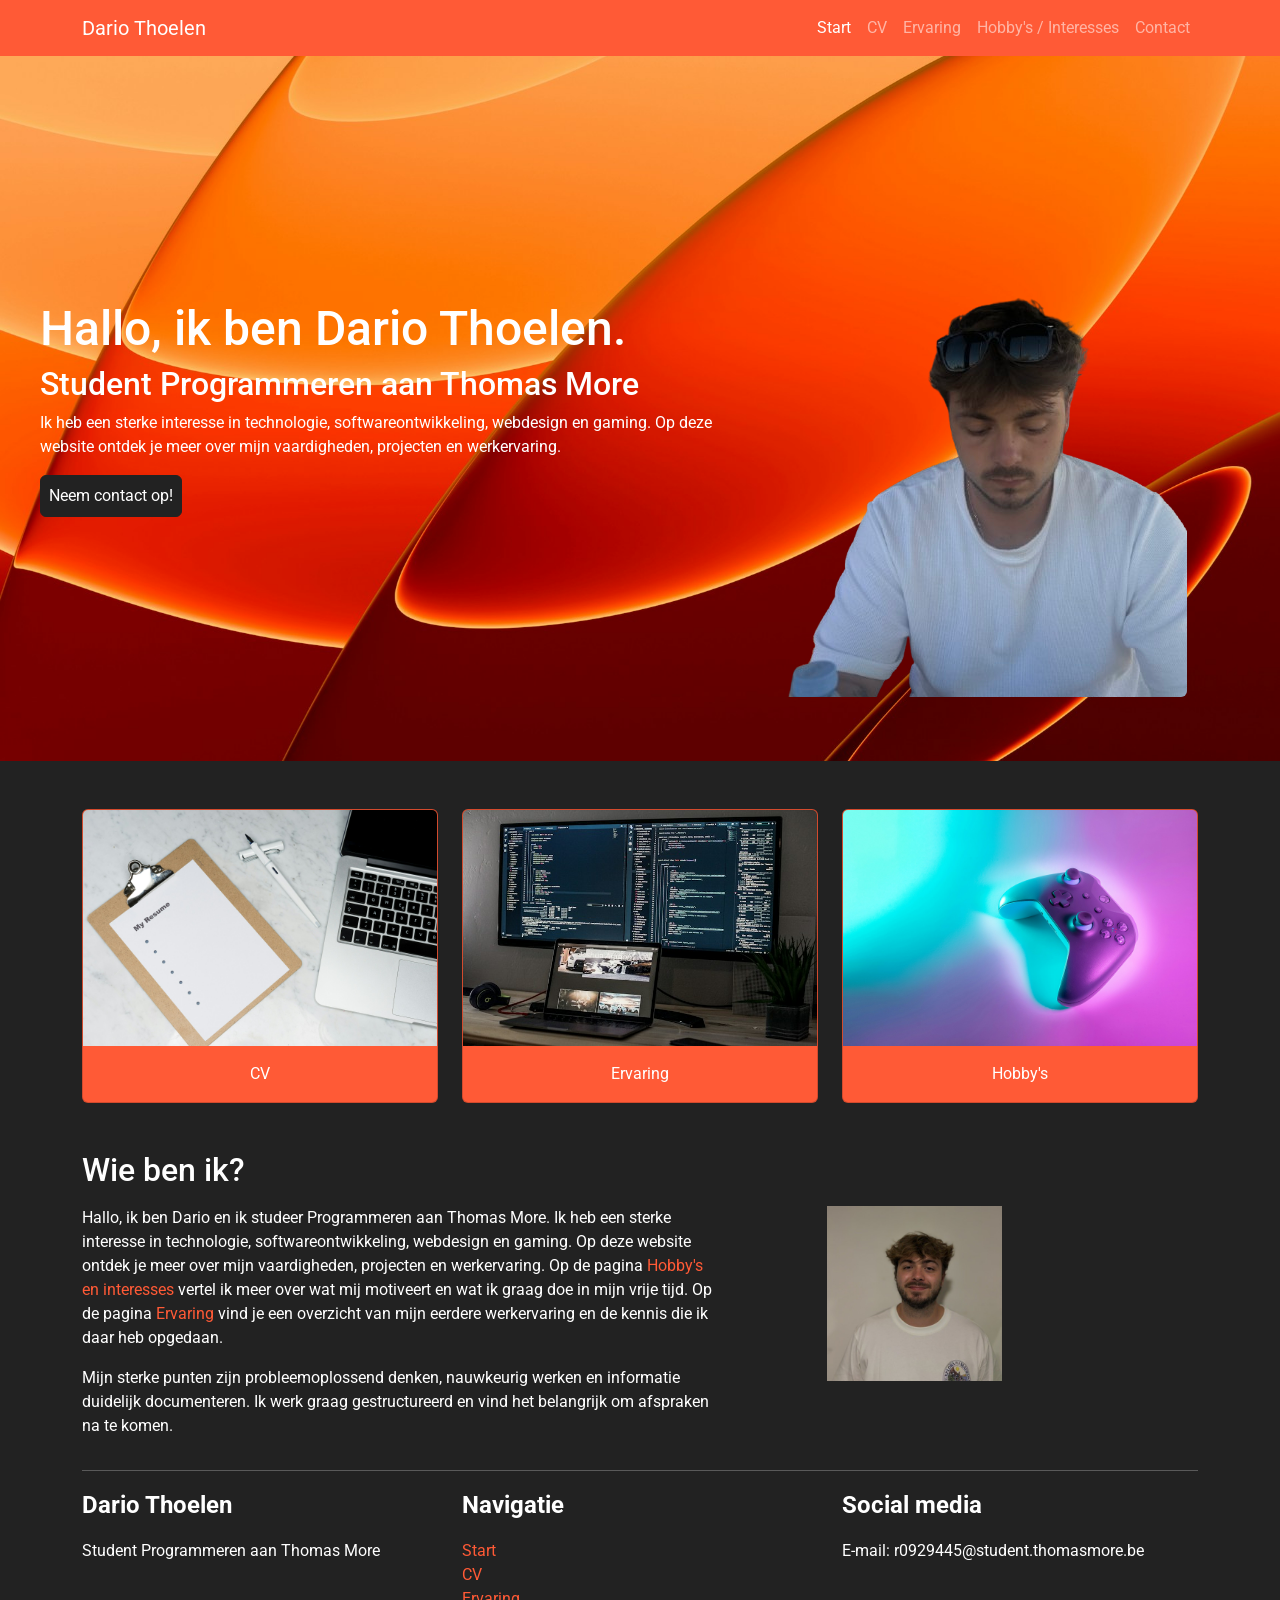
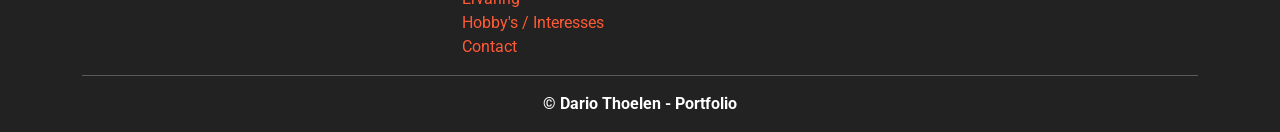
<file: index.html>
<!DOCTYPE html>
<html lang="nl">
<head>
    <meta charset="UTF-8">
    <meta name="viewport" content="width=device-width, initial-scale=1.0">
    <title>Portfolio-Dario Thoelen</title>
    <link href="https://fonts.googleapis.com/css2?family=Roboto:wght@400;700&display=swap" rel="stylesheet">
    <link rel="icon" type="image/png" href="bestanden/favicon.ico">
    <link href="https://cdn.jsdelivr.net/npm/bootstrap@5.3.8/dist/css/bootstrap.min.css" rel="stylesheet" integrity="sha384-sRIl4kxILFvY47J16cr9ZwB07vP4J8+LH7qKQnuqkuIAvNWLzeN8tE5YBujZqJLB" crossorigin="anonymous">
    <link rel="stylesheet" href="css/index.css">
</head>
<body>
    <nav class="navbar navbar-expand-md navbar-dark">
        <div class="container">

            <a class="navbar-brand" href="index.html">Dario Thoelen</a>

            <button class="navbar-toggler" type="button"
                data-bs-toggle="collapse"
                data-bs-target="#navbarNav"
                aria-controls="navbarNav"
                aria-expanded="false"
                aria-label="Toggle navigation">

                <span class="navbar-toggler-icon"></span>
            </button>

            <div class="collapse navbar-collapse" id="navbarNav">
                <ul class="navbar-nav ms-auto">

                    <li class="nav-item">
                        <a class="nav-link active" href="index.html">Start</a>
                    </li>

                    <li class="nav-item">
                        <a class="nav-link" href="cv.html">CV</a>
                    </li>

                    <li class="nav-item">
                        <a class="nav-link" href="ervaring.html">Ervaring</a>
                    </li>

                    <li class="nav-item">
                        <a class="nav-link" href="hobby.html">Hobby's / Interesses</a>
                    </li>

                    <li class="nav-item">
                        <a class="nav-link" href="contact.html">Contact</a>
                    </li>

                </ul>
            </div>
        </div>
    </nav>


    <div class="hero py-5">
        <div class="container-fluid">
            <div class="row m-3 align-items-center">
                <div class="col-md-7">
                    <h1>Hallo, ik ben Dario Thoelen.</h1>
                    <h2>Student Programmeren aan Thomas More</h2>
                    <p>
                        Ik heb een sterke interesse in technologie,
                        softwareontwikkeling, webdesign en gaming.
                        Op deze website ontdek je meer over mijn
                        vaardigheden, projecten en werkervaring.
                    </p>
                    <a class="btn btn-primary p-2" href="contact.html" role="button">Neem contact op!</a>
                </div>

                <div class="col-md-5 d-none d-md-inline">
                    <img src="img/IMG_4804-removebg-preview.png"
                         alt="Foto van Dario Thoelen"
                         class="img-fluid rounded">
                </div>

            </div>
        </div>
    </div>


    <div class="container mt-5">
        <div class="row my-5">
            <div class="col-4">
                <div class="card text-center" style="width: auto;">
                    <a href="cv.html"><img src="img/markus-winkler-7iSEHWsxPLw-unsplash.jpg" class="card-img-top" alt="Foto van een laptop met ernaast papieren"></a>
                    <div class="card-body">
                        <p class="card-text">CV</p>
                    </div>
                </div>
            </div>
            <div class="col-4">
                <div class="card text-center" style="width: auto;">
                    <a href="cv.html"><img src="img/joshua-aragon-BMnhuwFYr7w-unsplash.jpg" class="card-img-top" alt="Foto van een laptop met erachter een scherm met code op"></a>
                    <div class="card-body">
                        <p class="card-text">Ervaring</p>
                    </div>
                </div>
            </div>
            <div class="col-4">
                <div class="card text-center" style="width: auto;">
                    <a href="cv.html"><img src="img/javier-martinez-hUD0PUczwJQ-unsplash.jpg" class="card-img-top" alt="Foto van een gaming controller"></a>
                    <div class="card-body">
                        <p class="card-text">Hobby's</p>
                    </div>
                </div>
            </div>
        </div>


        <h2>Wie ben ik?</h2>
        <div class="wiebenik row my-3">
            <div class="col-12 col-sm-7 ">
                <p>Hallo, ik ben Dario en ik studeer Programmeren aan Thomas More. Ik heb een sterke interesse in technologie,
                   softwareontwikkeling, webdesign en gaming. Op deze website ontdek je meer over mijn vaardigheden, projecten en werkervaring.
                   Op de pagina <a href="hobby.html">Hobby's en interesses</a> vertel ik meer over wat mij motiveert en wat ik graag doe in mijn vrije tijd. Op de pagina
                   <a href="ervaring.html">Ervaring</a> vind je een overzicht van mijn eerdere werkervaring en de kennis die ik daar heb opgedaan.
                </p>
                <p>
                    Mijn sterke punten zijn probleemoplossend denken,
                    nauwkeurig werken en informatie duidelijk documenteren. Ik werk graag gestructureerd en vind het belangrijk om afspraken na te komen.
                </p>
            </div>
            <div class="col-5 d-none d-sm-inline">
                <img src="img/mezelf.jpeg" alt="Foto van Dario Thoelen">
            </div>
        </div>


        
        <div class="footer">
            <hr>
            <div class="row">
                <div class="col-6 col-md-4 ">
                    <p class="footernaam">Dario Thoelen</p>
                    <p>Student Programmeren aan Thomas More </p>
                </div>
                <div class="col-6 col-md-4 ">
                    <p class="footernaam">Navigatie</p>
                    <ul>
                        <li><a href="index.html">Start</a></li>
                        <li><a href="cv.html">CV</a></li>
                        <li><a href="ervaring.html">Ervaring</a></li>
                        <li><a href="hobby.html">Hobby's / Interesses</a></li>
                        <li><a href="contact.html">Contact</a></li>
                    </ul>
                </div>
                <div class="col-6 col-md-4 ">
                    <p class="footernaam">Social media</p>
                    <p>E-mail: r0929445@student.thomasmore.be</p>
                </div>
            </div>
            
            <hr>
            <p class="footercopyright text-center">&copy; Dario Thoelen - Portfolio</p>
            
            
            
            
        </div>
    </div>
<script src="https://cdn.jsdelivr.net/npm/@popperjs/core@2.11.8/dist/umd/popper.min.js" integrity="sha384-I7E8VVD/ismYTF4hNIPjVp/Zjvgyol6VFvRkX/vR+Vc4jQkC+hVqc2pM8ODewa9r" crossorigin="anonymous"></script>
<script src="https://cdn.jsdelivr.net/npm/bootstrap@5.3.8/dist/js/bootstrap.min.js" integrity="sha384-G/EV+4j2dNv+tEPo3++6LCgdCROaejBqfUeNjuKAiuXbjrxilcCdDz6ZAVfHWe1Y" crossorigin="anonymous"></script>
</body>
</html>
</file>
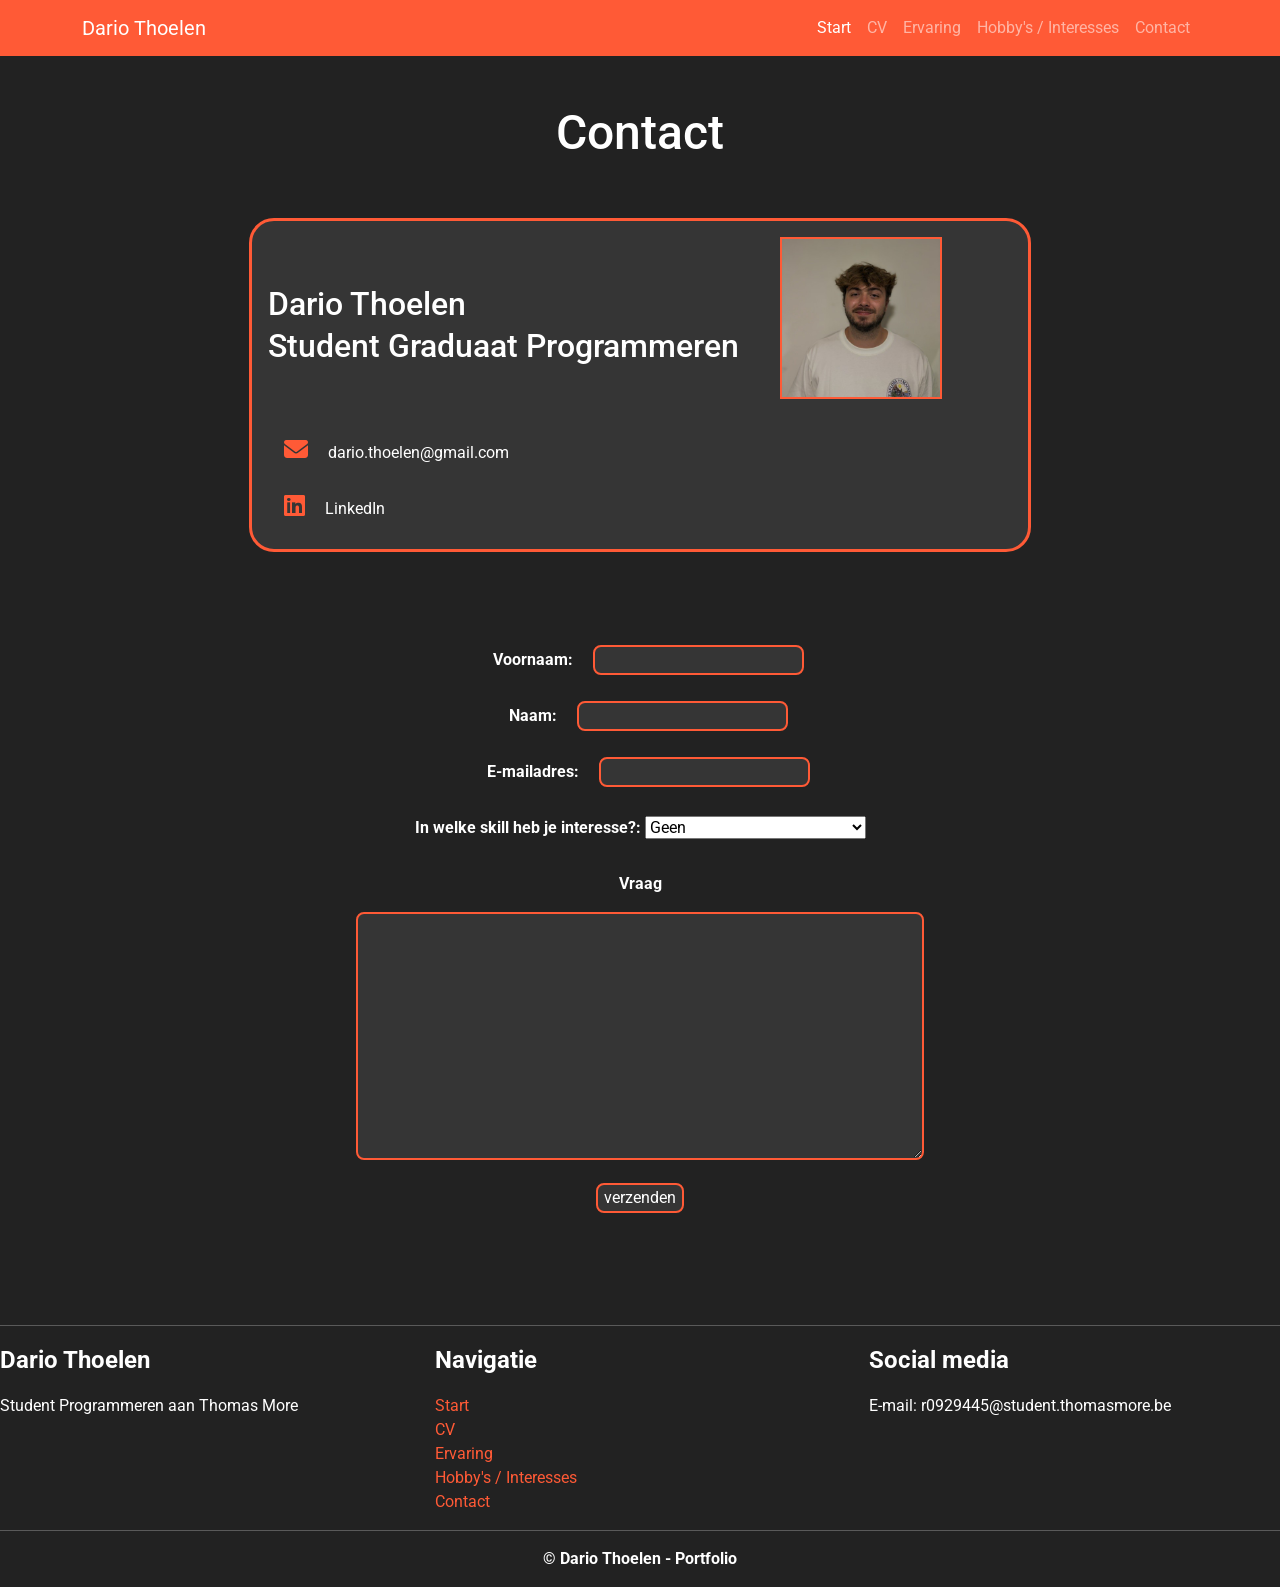
<file: contact.html>
<!DOCTYPE html>
<html lang="nl">
<head>
    <meta charset="UTF-8">
    <meta name="viewport" content="width=device-width, initial-scale=1.0">
    <title>Portfolio-Ervaring-Dario Thoelen</title>
    <link href="https://fonts.googleapis.com/css2?family=Roboto:wght@400;700&display=swap" rel="stylesheet">
    <link rel="stylesheet" href="https://cdnjs.cloudflare.com/ajax/libs/font-awesome/6.7.2/css/all.min.css">
    <link rel="icon" type="image/png" href="bestanden/favicon.ico">
    <link href="https://cdn.jsdelivr.net/npm/bootstrap@5.3.8/dist/css/bootstrap.min.css" rel="stylesheet" integrity="sha384-sRIl4kxILFvY47J16cr9ZwB07vP4J8+LH7qKQnuqkuIAvNWLzeN8tE5YBujZqJLB" crossorigin="anonymous">
    <link rel="stylesheet" href="css/contact.css">
</head>
<body>
    <nav class="navbar navbar-expand-md navbar-dark">
        <div class="container">

            <a class="navbar-brand" href="index.html">Dario Thoelen</a>

            <button class="navbar-toggler" type="button"
                data-bs-toggle="collapse"
                data-bs-target="#navbarNav"
                aria-controls="navbarNav"
                aria-expanded="false"
                aria-label="Toggle navigation">

                <span class="navbar-toggler-icon"></span>
            </button>

            <div class="collapse navbar-collapse" id="navbarNav">
                <ul class="navbar-nav ms-auto">

                    <li class="nav-item">
                        <a class="nav-link active" href="index.html">Start</a>
                    </li>

                    <li class="nav-item">
                        <a class="nav-link" href="cv.html">CV</a>
                    </li>

                    <li class="nav-item">
                        <a class="nav-link" href="ervaring.html">Ervaring</a>
                    </li>

                    <li class="nav-item">
                        <a class="nav-link" href="hobby.html">Hobby's / Interesses</a>
                    </li>

                    <li class="nav-item">
                        <a class="nav-link" href="contact.html">Contact</a>
                    </li>

                </ul>
            </div>
        </div>
    </nav>

    <div class="container">
        <h1 class="text-center p-5">Contact</h1>


        <div class="card" style="width: 70%;">
            <div class="card-body">
                <div class="row">
                    <div class="col-12 col-md-8 py-5">
                        <h2 class="card-title text-white">Dario Thoelen</h2>
                        <h3 class="card-subtitle mb-2 text-white">Student Graduaat Programmeren</h3>
                    </div>
                    <div class="col-0 col-md-4">
                        <img src="img/mezelf.jpeg" alt="Foto van Dario Thoelen." style="width: 70%;" class="d-none d-md-inline foto">
                    </div>
                </div>
                <div><i class="fa-solid fa-envelope"></i> <a href="mailto:dario.thoelen@gmail.com">dario.thoelen@gmail.com</a></div>
                <div><i class="fa-brands fa-linkedin"></i> <a href="https://www.linkedin.com/in/dario-thoelen-b384382a0" target="_blank">LinkedIn</a></div>
            </div>
        </div>


        <form method="post" action="https://tm-statweb.be/forms.php">
            <div>
                <label for="voornaam">Voornaam: </label>
                <input type="text" id="voornaam" name="voornaam" required>
            </div>
            <div>
                <label for="naam">Naam: </label>
                <input type="text" id="naam" name="naam" required>
            </div>
            <div>
                <label for="email">E-mailadres: </label>
                <input type="email" id="email" name="email" required>
            </div>
            <div>
            <label for="skill">In welke skill heb je interesse?:
                <select name="skill" id="skill">
                    <option value="Geen">Geen</option>
                    <option value="Adobe Indesign">Adobe Indesign</option>
                    <option value="Adobe Photoshop">Adobe Photoshop</option>
                    <option value="Adobe Illustrator">Adobe Illustrator</option>
                    <option value="Adobe After effects">Adobe After effects</option>
                    <option value="Adobe Premiere pro">Adobe Premiere pro</option>
                    <option value="HTML">HTML</option>
                    <option value="CSS">CSS</option>
                    <option value="SQL">SQL</option>
                    <option value="Docker">Docker</option>
                    <option value="Probleem oplossend denken">Probleem oplossend denken</option>
                    <option value="Gestructureerd werken">Gestructureerd werken</option>
                    <option value="Duidelijk communiceren">Duidelijk communiceren</option>
                    <option value="Documenteren">Documenteren</option>
                </select>
            </label>
        </div>
            <div>
                <label for="vraag">Vraag</label>
            </div>
            <div>
                <textarea name="vraag" id="vraag" cols="60" rows="10" class="d-none d-sm-inline"></textarea>
                <textarea name="vraag" id="vraag-mobiel" cols="30" rows="10" class="d-sm-none"></textarea>
            </div>
            <div>
                <label for="verzenden">
                    <input type="submit" value="verzenden" id="verzenden" name="verzenden">
                </label>
            </div>
        </form>

    </div>
     <div class="footer">
            <hr>
            <div class="row">
                <div class="col-6 col-md-4 ">
                    <p class="footernaam">Dario Thoelen</p>
                    <p>Student Programmeren aan Thomas More </p>
                </div>
                <div class="col-6 col-md-4 ">
                    <p class="footernaam">Navigatie</p>
                    <ul>
                        <li><a href="index.html">Start</a></li>
                        <li><a href="cv.html">CV</a></li>
                        <li><a href="ervaring.html">Ervaring</a></li>
                        <li><a href="hobby.html">Hobby's / Interesses</a></li>
                        <li><a href="contact.html">Contact</a></li>
                    </ul>
                </div>
                <div class="col-6 col-md-4 ">
                    <p class="footernaam">Social media</p>
                    <p>E-mail: r0929445@student.thomasmore.be</p>
                </div>
            </div>
            
            <hr>
            <p class="footercopyright text-center">&copy; Dario Thoelen - Portfolio</p>
        </div>
<script src="https://cdn.jsdelivr.net/npm/@popperjs/core@2.11.8/dist/umd/popper.min.js" integrity="sha384-I7E8VVD/ismYTF4hNIPjVp/Zjvgyol6VFvRkX/vR+Vc4jQkC+hVqc2pM8ODewa9r" crossorigin="anonymous"></script>
<script src="https://cdn.jsdelivr.net/npm/bootstrap@5.3.8/dist/js/bootstrap.min.js" integrity="sha384-G/EV+4j2dNv+tEPo3++6LCgdCROaejBqfUeNjuKAiuXbjrxilcCdDz6ZAVfHWe1Y" crossorigin="anonymous"></script>
</body>
</html>
</file>
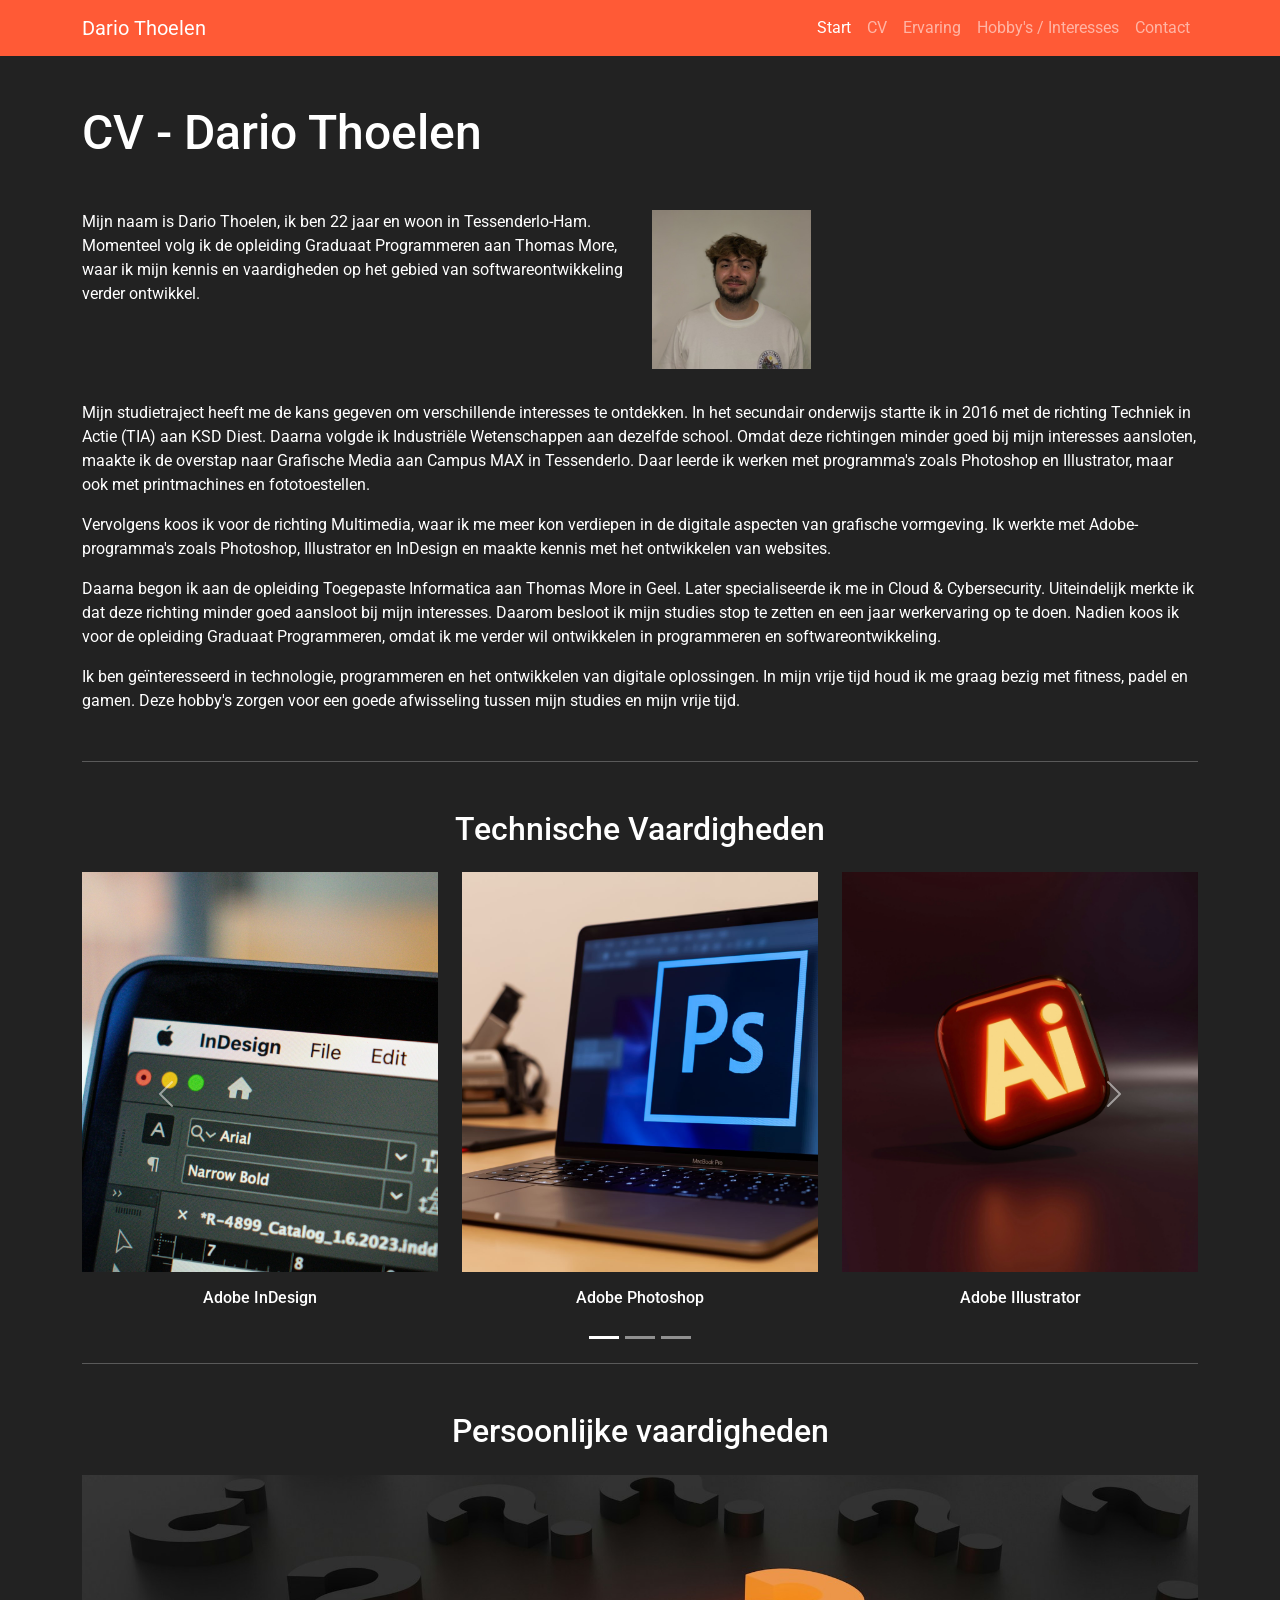
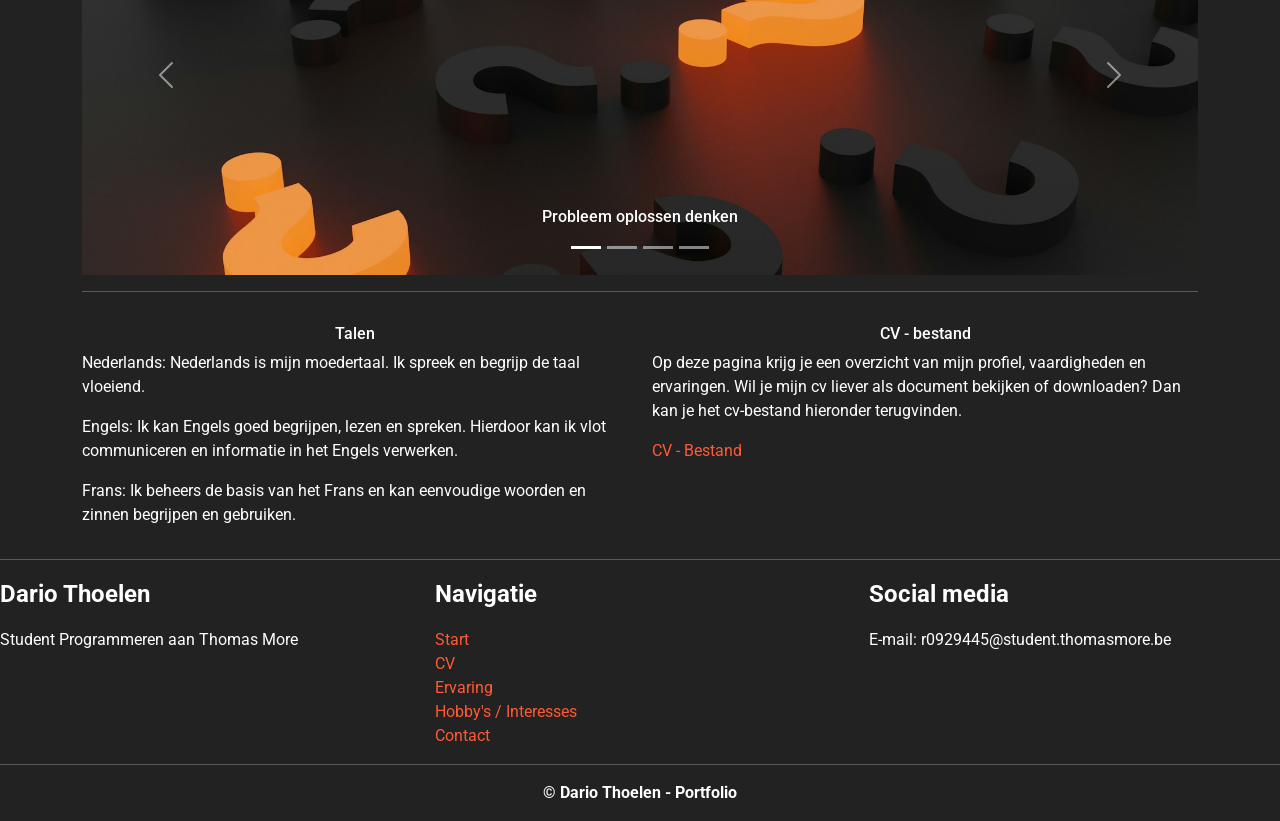
<file: cv.html>
<!DOCTYPE html>
<html lang="nl">
<head>
    <meta charset="UTF-8">
    <meta name="viewport" content="width=device-width, initial-scale=1.0">
    <title>Portfolio-cv-Dario Thoelen</title>
    <link href="https://fonts.googleapis.com/css2?family=Roboto:wght@400;700&display=swap" rel="stylesheet">
    <link rel="icon" type="image/png" href="bestanden/favicon.ico">
    <link href="https://cdn.jsdelivr.net/npm/bootstrap@5.3.8/dist/css/bootstrap.min.css" rel="stylesheet" integrity="sha384-sRIl4kxILFvY47J16cr9ZwB07vP4J8+LH7qKQnuqkuIAvNWLzeN8tE5YBujZqJLB" crossorigin="anonymous">
    <link rel="stylesheet" href="css/cv.css">
</head>
<body>
     <nav class="navbar navbar-expand-md navbar-dark">
        <div class="container">

            <a class="navbar-brand" href="index.html">Dario Thoelen</a>

            <button class="navbar-toggler" type="button"
                data-bs-toggle="collapse"
                data-bs-target="#navbarNav"
                aria-controls="navbarNav"
                aria-expanded="false"
                aria-label="Toggle navigation">

                <span class="navbar-toggler-icon"></span>
            </button>

            <div class="collapse navbar-collapse" id="navbarNav">
                <ul class="navbar-nav ms-auto">

                    <li class="nav-item">
                        <a class="nav-link active" href="index.html">Start</a>
                    </li>

                    <li class="nav-item">
                        <a class="nav-link" href="cv.html">CV</a>
                    </li>

                    <li class="nav-item">
                        <a class="nav-link" href="ervaring.html">Ervaring</a>
                    </li>

                    <li class="nav-item">
                        <a class="nav-link" href="hobby.html">Hobby's / Interesses</a>
                    </li>

                    <li class="nav-item">
                        <a class="nav-link" href="contact.html">Contact</a>
                    </li>

                </ul>
            </div>
        </div>
    </nav>
    <div class="container">

        <h1 class="my-5">CV - Dario Thoelen</h1>
        <div class="row">
            <div class="col-12 col-sm-6">
                <p>
                    Mijn naam is Dario Thoelen, ik ben 22 jaar en woon in Tessenderlo-Ham. Momenteel volg ik de opleiding Graduaat Programmeren aan Thomas More, 
                    waar ik mijn kennis en vaardigheden op het gebied van softwareontwikkeling verder ontwikkel.
                </p>
            </div>
            <div class="d-none d-sm-inline col-sm-6 foto">
                <img src="img/mezelf.jpeg" alt="Foto van mijzelf">
            </div>
        </div>
        
        <p>
            Mijn studietraject heeft me de kans gegeven om verschillende interesses te ontdekken. In het secundair onderwijs startte ik in 2016 met de 
            richting Techniek in Actie (TIA) aan KSD Diest. Daarna volgde ik Industriële Wetenschappen aan dezelfde school. Omdat deze richtingen minder 
            goed bij mijn interesses aansloten, maakte ik de overstap naar Grafische Media aan Campus MAX in Tessenderlo. Daar leerde ik werken met 
            programma's zoals Photoshop en Illustrator, maar ook met printmachines en fototoestellen.
        </p>
        <p>
            Vervolgens koos ik voor de richting Multimedia, waar ik me meer kon verdiepen in de digitale aspecten van grafische vormgeving. 
            Ik werkte met Adobe-programma's zoals Photoshop, Illustrator en InDesign en maakte kennis met het ontwikkelen van websites.
        </p>
        <p>
            Daarna begon ik aan de opleiding Toegepaste Informatica aan Thomas More in Geel. Later specialiseerde ik me in Cloud & Cybersecurity. 
            Uiteindelijk merkte ik dat deze richting minder goed aansloot bij mijn interesses. Daarom besloot ik mijn studies stop te zetten en een 
            jaar werkervaring op te doen. Nadien koos ik voor de opleiding Graduaat Programmeren, omdat ik me verder wil ontwikkelen in programmeren 
            en softwareontwikkeling.
        </p>
        <p>
            Ik ben geïnteresseerd in technologie, programmeren en het ontwikkelen van digitale oplossingen. In mijn vrije tijd houd ik me graag bezig 
            met fitness, padel en gamen. Deze hobby's zorgen voor een goede afwisseling tussen mijn studies en mijn vrije tijd.
        </p>
        <hr class="my-5">



        <h2 class="my-4">Technische Vaardigheden</h2>
        <div id="carouselExampleCaptions" class="carousel slide">
        <div class="carousel-indicators eersteindicator mt-5 pt-5">
            <button type="button" data-bs-target="#carouselExampleCaptions" data-bs-slide-to="0" class="active" aria-current="true" aria-label="Slide 1"></button>
            <button type="button" data-bs-target="#carouselExampleCaptions" data-bs-slide-to="1" aria-label="Slide 2"></button>
            <button type="button" data-bs-target="#carouselExampleCaptions" data-bs-slide-to="2" aria-label="Slide 3"></button>
        </div>
        <div class="carousel-inner">

    <div class="carousel-item active">
        <div class="row">
            <div class="col-4">
                <img src="img/kelsey-todd--AsYePwxn_w-unsplash.jpg" class="d-block w-100" alt="Adobe InDesign">
                <h5 class="text-center ">Adobe InDesign</h5>
            </div>

            <div class="col-4">
                <img src="img/pexels-samma97-6135922.jpg" class="d-block w-100" alt="Adobe Photoshop">
                <h5 class="text-center">Adobe Photoshop</h5>
            </div>

            <div class="col-4">
                <img src="img/eyestetix-studio-TSKQoViASvo-unsplash.jpg" class="d-block w-100" alt="Adobe Illustrator">
                <h5 class="text-center">Adobe Illustrator</h5>
            </div>
        </div>
    </div>

    <div class="carousel-item">
        <div class="row">
            <div class="col-4">
                <img src="img/eyestetix-studio-PqL2dA_yFI4-unsplash.jpg" class="d-block w-100" alt="After Effects">
                <h5 class="text-center">Adobe After Effects</h5>
            </div>

            <div class="col-4">
                <img src="img/skye-studios-PzkeY0i98io-unsplash.jpg" class="d-block w-100" alt="Premiere Pro">
                <h5 class="text-center">Adobe Premiere Pro</h5>
            </div>

            <div class="col-4">
                <img src="img/pexels-cesar-gaviria-232160-36571389.jpg" class="d-block w-100" alt="HTML">
                <h5 class="text-center">HTML</h5>
            </div>
        </div>
    </div>

    <div class="carousel-item">
        <div class="row">
            <div class="col-4">
                <img src="img/pankaj-patel-6JVlSdgMacE-unsplash.jpg" class="d-block w-100" alt="CSS">
                <h5 class="text-center">CSS</h5>
            </div>

            <div class="col-4">
                <img src="img/rubaitul-azad-Y9kOsyoWyaU-unsplash.jpg" class="d-block w-100" alt="SQL">
                <h5 class="text-center">SQL</h5>
            </div>

            <div class="col-4">
                <img src="img/rubaitul-azad-HSACbYjZsqQ-unsplash.jpg" class="d-block w-100" alt="Docker">
                <h5 class="text-center">Docker</h5>
            </div>
        </div>
    </div>

</div>
        <button class="carousel-control-prev" type="button" data-bs-target="#carouselExampleCaptions" data-bs-slide="prev">
            <span class="carousel-control-prev-icon" aria-hidden="true"></span>
            <span class="visually-hidden">Previous</span>
        </button>
        <button class="carousel-control-next" type="button" data-bs-target="#carouselExampleCaptions" data-bs-slide="next">
            <span class="carousel-control-next-icon" aria-hidden="true"></span>
            <span class="visually-hidden">Next</span>
        </button>
        </div>


        <hr class="my-5">
        <h3 class="my-4">Persoonlijke vaardigheden</h3>
        <div id="carouselExampleCaptions1" class="carousel slide">
        <div class="carousel-indicators">
            <button type="button" data-bs-target="#carouselExampleCaptions1" data-bs-slide-to="0" class="active" aria-current="true" aria-label="Slide 1"></button>
            <button type="button" data-bs-target="#carouselExampleCaptions1" data-bs-slide-to="1" aria-label="Slide 2"></button>
            <button type="button" data-bs-target="#carouselExampleCaptions1" data-bs-slide-to="2" aria-label="Slide 3"></button>
            <button type="button" data-bs-target="#carouselExampleCaptions1" data-bs-slide-to="3" aria-label="Slide 4"></button>
            
        </div>
        <div class="carousel-inner">
            <div class="carousel-item active">
            <img src="img/laurin-steffens-IVGZ6NsmyBI-unsplash.jpg" class="d-block w-100" alt="foto van vraagtekens in een zwarte en oranje kleur">
            <div class="carousel-caption">
                <h4>Probleem oplossen denken</h4>
            </div>
            </div>
            <div class="carousel-item">
            <img src="img/pexels-cottonbro-5990265.jpg" class="d-block w-100" alt="foto van een bord waar de planning op staat">
            <div class="carousel-caption">
                <h5>Gestructureerd werken</h5>
            </div>
            </div>
            <div class="carousel-item">
            <img src="img/pexels-mizunokozuki-12899112.jpg" class="d-block w-100" alt="Foto van een team dat samen iets aan het overleggen is">
            <div class="carousel-caption">
                <h5>Duidelijk communiceren</h5>
            </div>
            </div>
            <div class="carousel-item">
            <img src="img/pexels-cottonbro-8453813.jpg" class="d-block w-100" alt="Foto van een persoon die dingen documenteert">
            <div class="carousel-caption">
                <h5>Documenteren</h5>
            </div>
            </div>
        </div>
        <button class="carousel-control-prev" type="button" data-bs-target="#carouselExampleCaptions1" data-bs-slide="prev">
            <span class="carousel-control-prev-icon" aria-hidden="true"></span>
            <span class="visually-hidden">Previous</span>
        </button>
        <button class="carousel-control-next" type="button" data-bs-target="#carouselExampleCaptions1" data-bs-slide="next">
            <span class="carousel-control-next-icon" aria-hidden="true"></span>
            <span class="visually-hidden">Next</span>
        </button>
        </div>





        <hr>
        <div class="row">
            <div class="col-6">
                <h4>Talen</h4>
                    <p>Nederlands: Nederlands is mijn moedertaal. Ik spreek en begrijp de taal vloeiend.</p>

                    <p>Engels: Ik kan Engels goed begrijpen, lezen en spreken. Hierdoor kan ik vlot communiceren en informatie in het Engels verwerken.</p>

                    <p>Frans: Ik beheers de basis van het Frans en kan eenvoudige woorden en zinnen begrijpen en gebruiken.</p>
            </div>
            <div class="col-6">
                <h5>CV - bestand</h5>
                <p>
                    Op deze pagina krijg je een overzicht van mijn profiel, vaardigheden en ervaringen. Wil je mijn cv liever als document bekijken of 
                    downloaden? Dan kan je het cv-bestand hieronder terugvinden.
                </p>
                <a href="bestanden/CV_DarioThoelen.pdf" target="_blank" class="link">CV - Bestand</a>
            </div>
        </div>
                
    </div> 
    <div class="footer">
            <hr>
            <div class="row">
                <div class="col-6 col-md-4 ">
                    <p class="footernaam">Dario Thoelen</p>
                    <p>Student Programmeren aan Thomas More </p>
                </div>
                <div class="col-6 col-md-4 ">
                    <p class="footernaam">Navigatie</p>
                    <ul>
                        <li><a href="index.html">Start</a></li>
                        <li><a href="cv.html">CV</a></li>
                        <li><a href="ervaring.html">Ervaring</a></li>
                        <li><a href="hobby.html">Hobby's / Interesses</a></li>
                        <li><a href="contact.html">Contact</a></li>
                    </ul>
                </div>
                <div class="col-6 col-md-4 ">
                    <p class="footernaam">Social media</p>
                    <p>E-mail: r0929445@student.thomasmore.be</p>
                </div>
            </div>
            
            <hr>
            <p class="footercopyright text-center">&copy; Dario Thoelen - Portfolio</p>
            
            
            
            
        </div>
<script src="https://cdn.jsdelivr.net/npm/@popperjs/core@2.11.8/dist/umd/popper.min.js" integrity="sha384-I7E8VVD/ismYTF4hNIPjVp/Zjvgyol6VFvRkX/vR+Vc4jQkC+hVqc2pM8ODewa9r" crossorigin="anonymous"></script>
<script src="https://cdn.jsdelivr.net/npm/bootstrap@5.3.8/dist/js/bootstrap.min.js" integrity="sha384-G/EV+4j2dNv+tEPo3++6LCgdCROaejBqfUeNjuKAiuXbjrxilcCdDz6ZAVfHWe1Y" crossorigin="anonymous"></script>
</body>
</html>
</file>
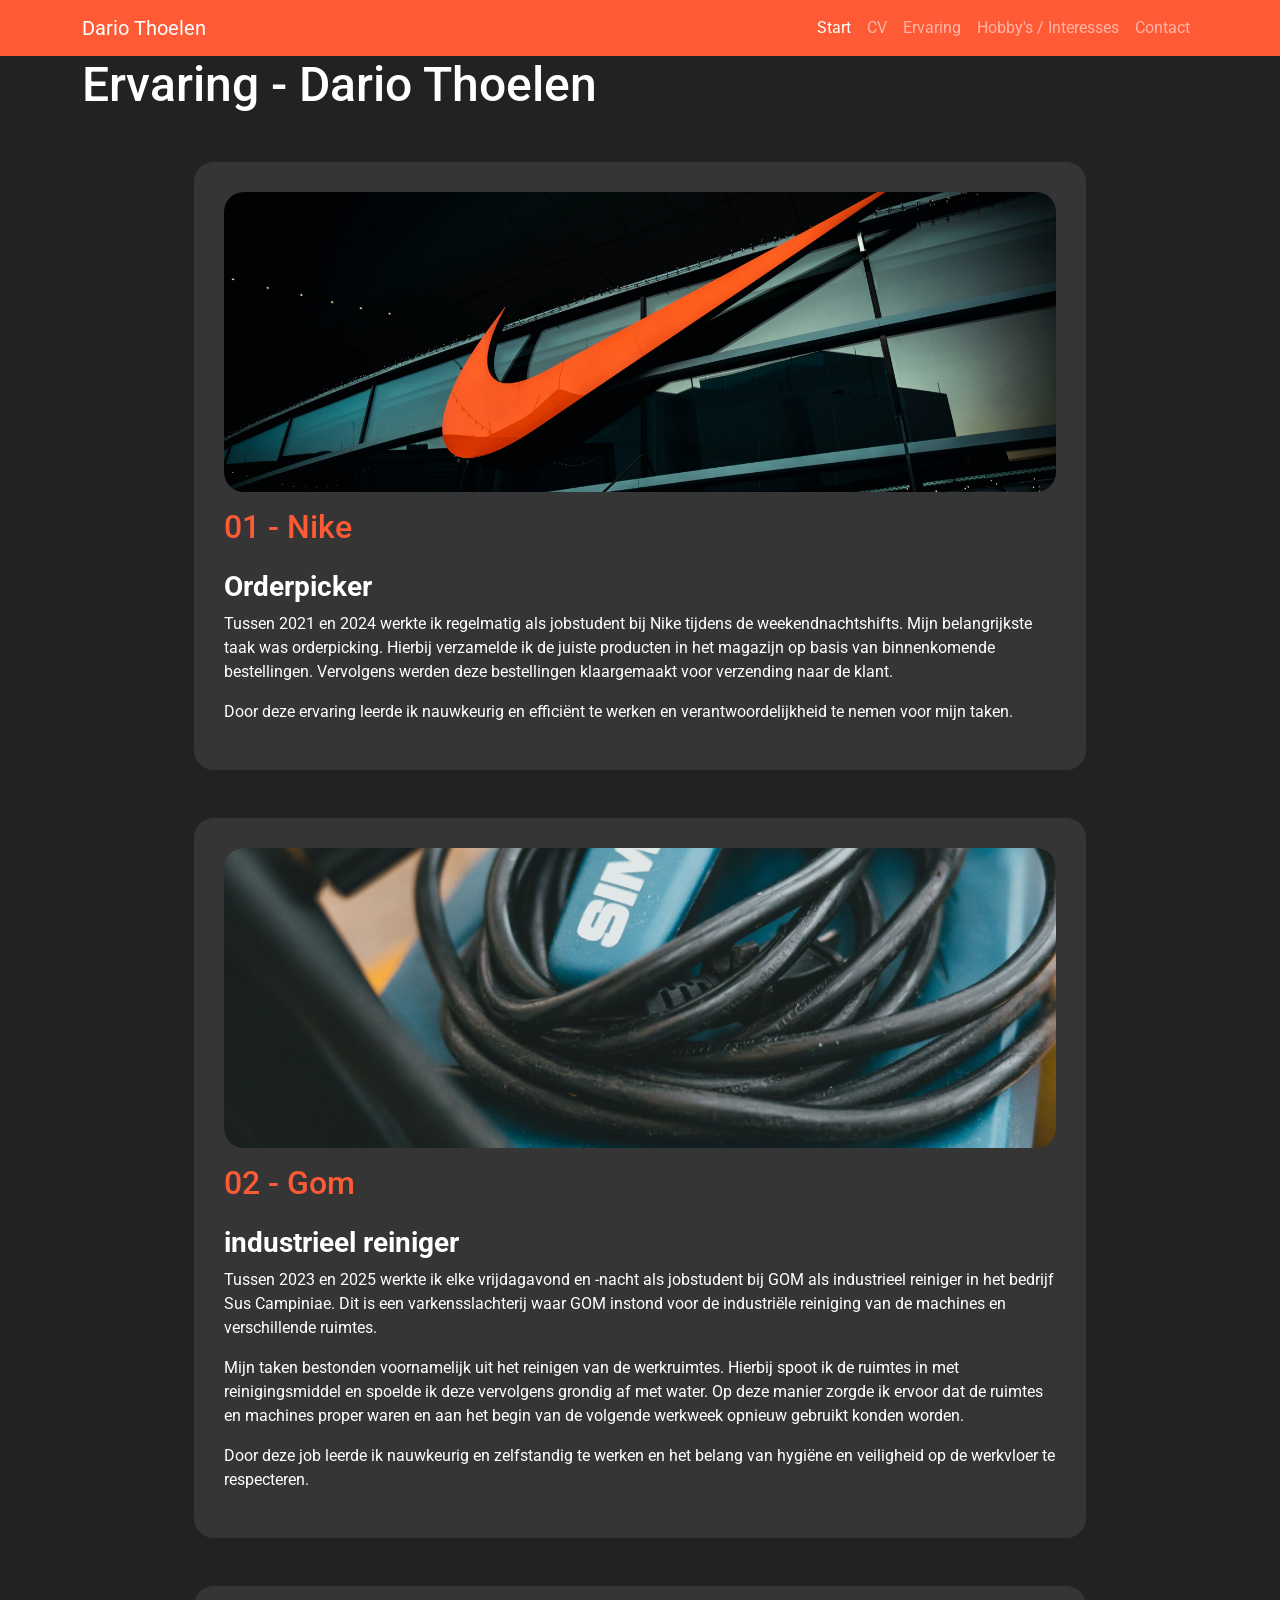
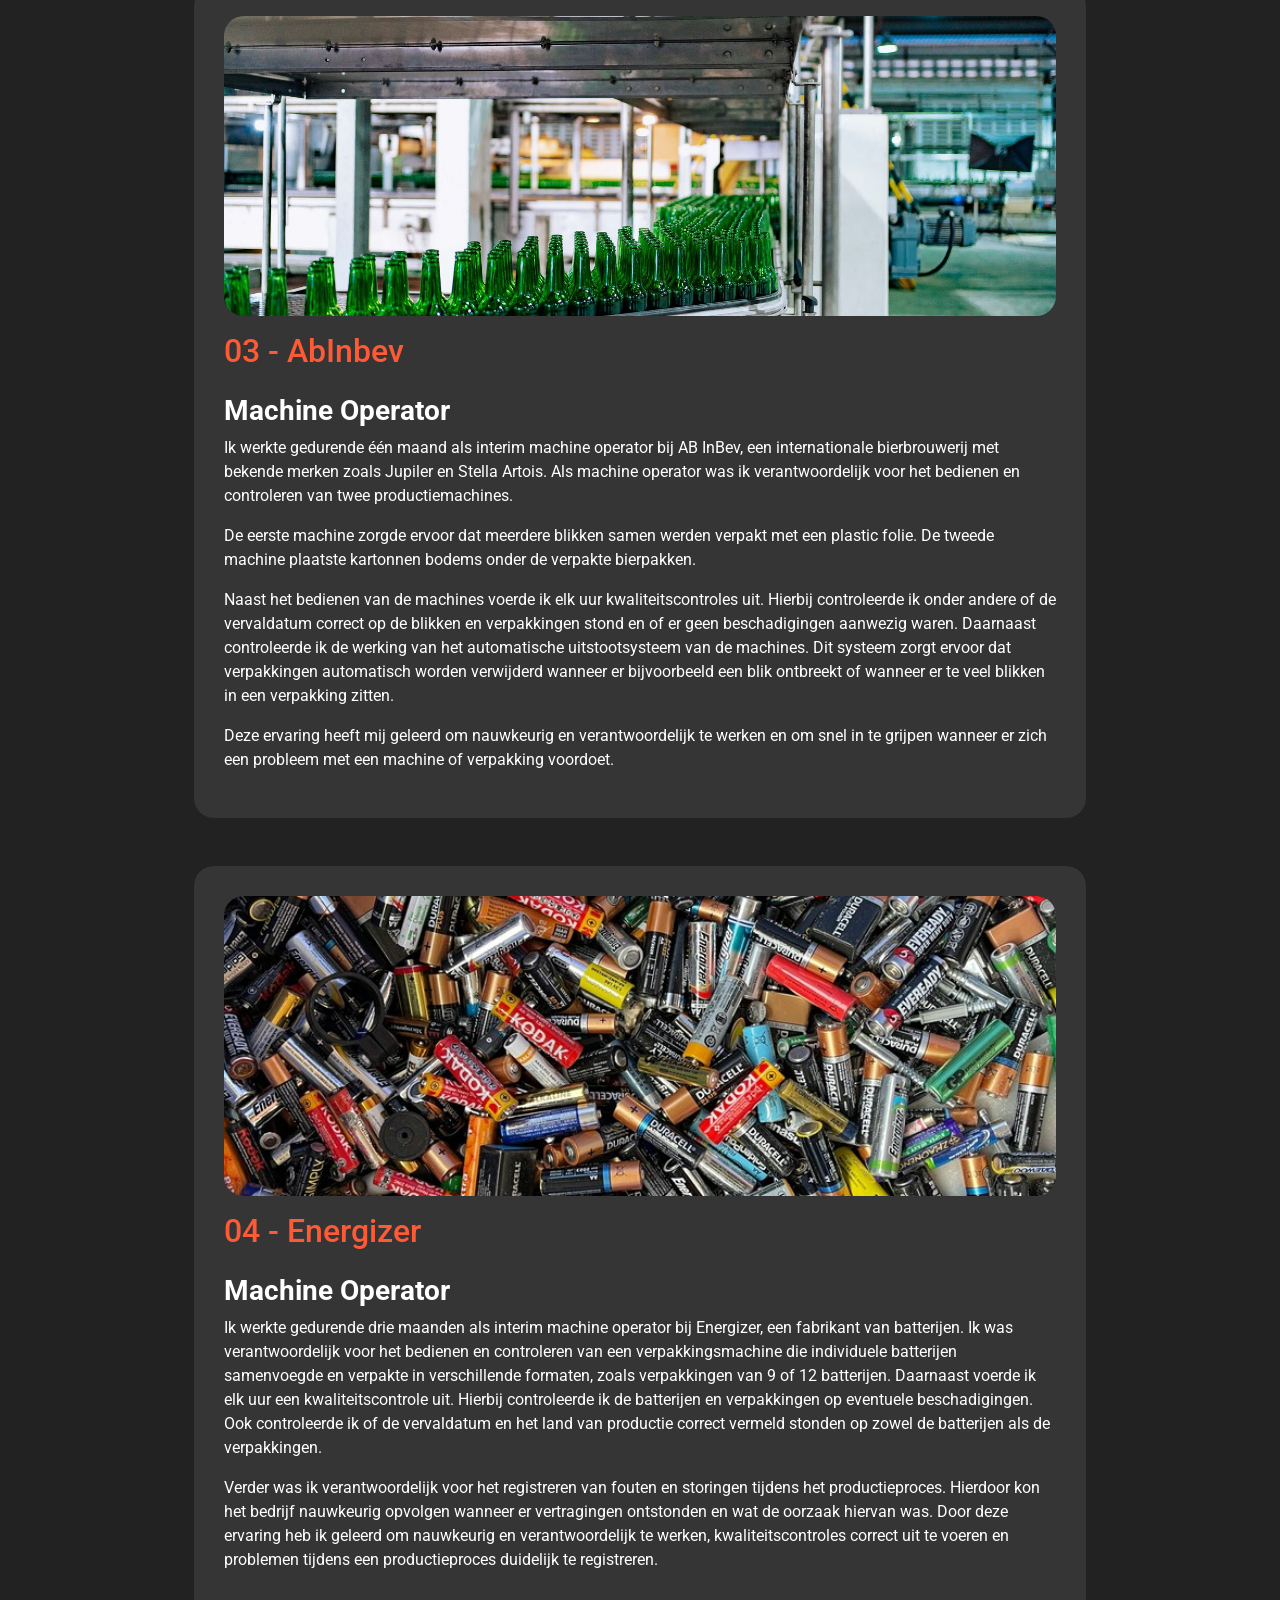
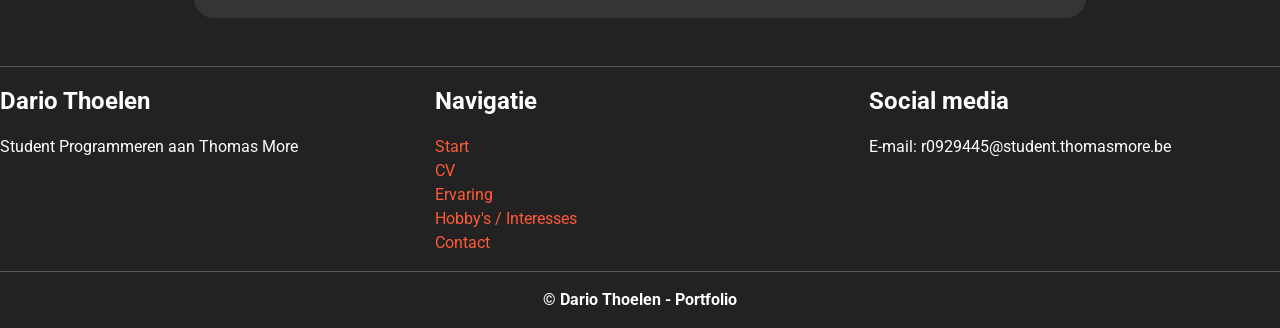
<file: ervaring.html>
<!DOCTYPE html>
<html lang="nl">
<head>
    <meta charset="UTF-8">
    <meta name="viewport" content="width=device-width, initial-scale=1.0">
    <title>Portfolio-Ervaring-Dario Thoelen</title>
    <link href="https://fonts.googleapis.com/css2?family=Roboto:wght@400;700&display=swap" rel="stylesheet">
    <link rel="icon" type="image/png" href="bestanden/favicon.ico">
     <link href="https://cdn.jsdelivr.net/npm/bootstrap@5.3.8/dist/css/bootstrap.min.css" rel="stylesheet" integrity="sha384-sRIl4kxILFvY47J16cr9ZwB07vP4J8+LH7qKQnuqkuIAvNWLzeN8tE5YBujZqJLB" crossorigin="anonymous">
     <link rel="stylesheet" href="css/ervaring.css">
</head>
<body>
     <nav class="navbar navbar-expand-md navbar-dark">
        <div class="container">

            <a class="navbar-brand" href="index.html">Dario Thoelen</a>

            <button class="navbar-toggler" type="button"
                data-bs-toggle="collapse"
                data-bs-target="#navbarNav"
                aria-controls="navbarNav"
                aria-expanded="false"
                aria-label="Toggle navigation">

                <span class="navbar-toggler-icon"></span>
            </button>

            <div class="collapse navbar-collapse" id="navbarNav">
                <ul class="navbar-nav ms-auto">

                    <li class="nav-item">
                        <a class="nav-link active" href="index.html">Start</a>
                    </li>

                    <li class="nav-item">
                        <a class="nav-link" href="cv.html">CV</a>
                    </li>

                    <li class="nav-item">
                        <a class="nav-link" href="ervaring.html">Ervaring</a>
                    </li>

                    <li class="nav-item">
                        <a class="nav-link" href="hobby.html">Hobby's / Interesses</a>
                    </li>

                    <li class="nav-item">
                        <a class="nav-link" href="contact.html">Contact</a>
                    </li>

                </ul>
            </div>
        </div>
    </nav>
    <div class="container">
        
        <h1>Ervaring - Dario Thoelen</h1>
        <div class="ervaring">
            <img src="img/paul-steuber-rs11hu-bkTc-unsplash_50.jpg" alt="Foto van nikefabriek.">
            <div class="ervaring-tekst">
                <h2 class="py-3">01 - Nike</h2>
                <h3>Orderpicker</h3>
                    <p>
                        Tussen 2021 en 2024 werkte ik regelmatig als jobstudent bij Nike tijdens de weekendnachtshifts. Mijn belangrijkste taak was orderpicking.
                        Hierbij verzamelde ik de juiste producten in het magazijn op basis van binnenkomende bestellingen. Vervolgens werden deze bestellingen
                        klaargemaakt voor verzending naar de klant.
                    </p>
                    <p>
                        Door deze ervaring leerde ik nauwkeurig en efficiënt te werken en verantwoordelijkheid te nemen voor mijn taken.
                    </p>
                
            </div>
        </div>
        
        <div class="ervaring">
            <img src="img/pexels-introspectivedsgn-9456720_50.jpg" alt="Foto van hogedruk reiniger.">
            <div class="ervaring-tekst">
                <h2 class="py-3">02 - Gom</h2>
                <h3>industrieel reiniger</h3>
                
                    <p>
                        Tussen 2023 en 2025 werkte ik elke vrijdagavond en -nacht als jobstudent bij GOM als industrieel reiniger in het bedrijf Sus Campiniae.
                        Dit is een varkensslachterij waar GOM instond voor de industriële reiniging van de machines en verschillende ruimtes.
                    </p>
                    <p>
                        Mijn taken bestonden voornamelijk uit het reinigen van de werkruimtes. Hierbij spoot ik de ruimtes in met reinigingsmiddel en spoelde ik deze
                        vervolgens grondig af met water. Op deze manier zorgde ik ervoor dat de ruimtes en machines proper waren en aan het begin van de volgende
                        werkweek opnieuw gebruikt konden worden.
                    </p>
                    <p>
                        Door deze job leerde ik nauwkeurig en zelfstandig te werken en het belang van hygiëne en veiligheid op de werkvloer te respecteren.
                    </p>
            </div>
        </div>

        <div class="ervaring">
            <img src="img/pexels-keeganjchecks-36423815_1_27.jpg" alt="Foto van flesjes bier die op de band staan.">
            <div class="ervaring-tekst">
                <h2 class="py-3">03 - AbInbev</h2>
                <h3>Machine Operator</h3>
                <p>
                    Ik werkte gedurende één maand als interim machine operator bij AB InBev, een internationale bierbrouwerij met bekende merken zoals Jupiler en
                    Stella Artois. Als machine operator was ik verantwoordelijk voor het bedienen en controleren van twee productiemachines.
                </p>
                <p>
                    De eerste machine zorgde ervoor dat meerdere blikken samen werden verpakt met een plastic folie. De tweede machine plaatste kartonnen bodems onder
                    de verpakte bierpakken.
                </p>
                <p>
                    Naast het bedienen van de machines voerde ik elk uur kwaliteitscontroles uit. Hierbij controleerde ik onder andere of de vervaldatum correct op de blikken en
                    verpakkingen stond en of er geen beschadigingen aanwezig waren. Daarnaast controleerde ik de werking van het automatische uitstootsysteem van de machines. Dit
                    systeem zorgt ervoor dat verpakkingen automatisch worden verwijderd wanneer er bijvoorbeeld een blik ontbreekt of wanneer er te veel blikken in een verpakking
                    zitten.
                </p>
                <p>
                    Deze ervaring heeft mij geleerd om nauwkeurig en verantwoordelijk te werken en om snel in te grijpen wanneer er zich een probleem met een machine of verpakking
                    voordoet.
                </p>

            </div>
        </div>
        <div class="ervaring">
            <img src="img/john-cameron-QukrVl1F9Q0-unsplash_3_19.jpg" alt="Foto van heel veel batterijen op elkaar.">
            <div class="ervaring-tekst">
                <h2 class="py-3">04 - Energizer</h2>
                <h3>Machine Operator</h3>
                <p>
                    Ik werkte gedurende drie maanden als interim machine operator bij Energizer, een fabrikant van batterijen. Ik was verantwoordelijk voor het
                    bedienen en controleren van een verpakkingsmachine die individuele batterijen samenvoegde en verpakte in verschillende formaten, zoals
                    verpakkingen van 9 of 12 batterijen. Daarnaast voerde ik elk uur een kwaliteitscontrole uit. Hierbij controleerde ik de batterijen en verpakkingen
                    op eventuele beschadigingen. Ook controleerde ik of de vervaldatum en het land van productie correct vermeld stonden op zowel de batterijen als de
                    verpakkingen.
                </p>
                <p>
                    Verder was ik verantwoordelijk voor het registreren van fouten en storingen tijdens het productieproces. Hierdoor kon het bedrijf nauwkeurig opvolgen wanneer er
                    vertragingen ontstonden en wat de oorzaak hiervan was. Door deze ervaring heb ik geleerd om nauwkeurig en verantwoordelijk te werken, kwaliteitscontroles correct
                    uit te voeren en problemen tijdens een productieproces duidelijk te registreren.
                </p>

            </div>
        </div>

    </div>
     <div class="footer">
            <hr>
            <div class="row">
                <div class="col-6 col-md-4 ">
                    <p class="footernaam">Dario Thoelen</p>
                    <p>Student Programmeren aan Thomas More </p>
                </div>
                <div class="col-6 col-md-4 ">
                    <p class="footernaam">Navigatie</p>
                    <ul>
                        <li><a href="index.html">Start</a></li>
                        <li><a href="cv.html">CV</a></li>
                        <li><a href="ervaring.html">Ervaring</a></li>
                        <li><a href="hobby.html">Hobby's / Interesses</a></li>
                        <li><a href="contact.html">Contact</a></li>
                    </ul>
                </div>
                <div class="col-6 col-md-4 ">
                    <p class="footernaam">Social media</p>
                    <p>E-mail: r0929445@student.thomasmore.be</p>
                </div>
            </div>
            
            <hr>
            <p class="footercopyright text-center">&copy; Dario Thoelen - Portfolio</p>
        </div>
<script src="https://cdn.jsdelivr.net/npm/@popperjs/core@2.11.8/dist/umd/popper.min.js" integrity="sha384-I7E8VVD/ismYTF4hNIPjVp/Zjvgyol6VFvRkX/vR+Vc4jQkC+hVqc2pM8ODewa9r" crossorigin="anonymous"></script>
<script src="https://cdn.jsdelivr.net/npm/bootstrap@5.3.8/dist/js/bootstrap.min.js" integrity="sha384-G/EV+4j2dNv+tEPo3++6LCgdCROaejBqfUeNjuKAiuXbjrxilcCdDz6ZAVfHWe1Y" crossorigin="anonymous"></script>
</body>
</html>
</file>
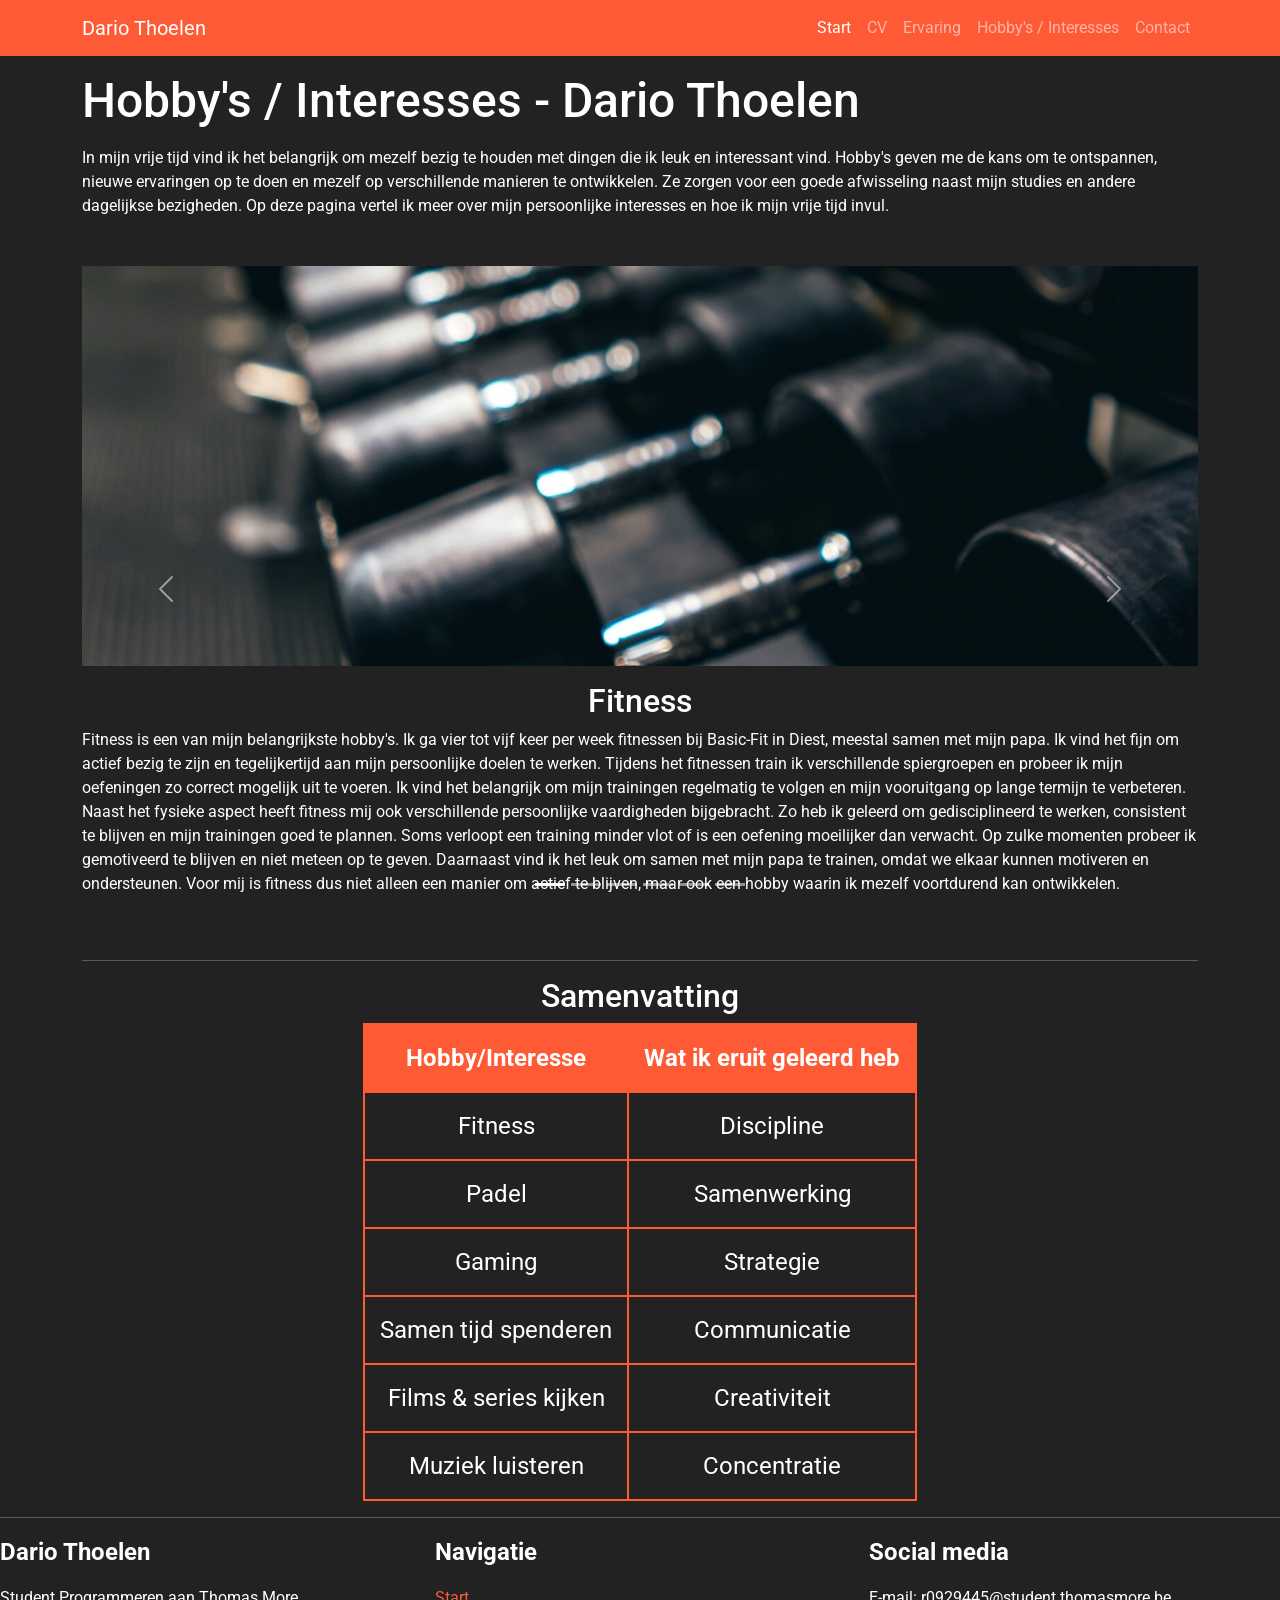
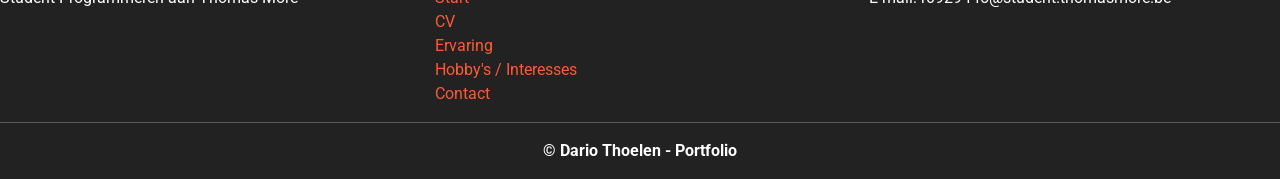
<file: hobby.html>
<!DOCTYPE html>
<html lang="nl">
<head>
    <meta charset="UTF-8">
    <meta name="viewport" content="width=device-width, initial-scale=1.0">
    <title>Portfolio-Hobby/Interesse-Dario Thoelen</title>
    <link href="https://fonts.googleapis.com/css2?family=Roboto:wght@400;700&display=swap" rel="stylesheet">
    <link rel="icon" type="image/png" href="bestanden/favicon.ico">
    <link href="https://cdn.jsdelivr.net/npm/bootstrap@5.3.8/dist/css/bootstrap.min.css" rel="stylesheet" integrity="sha384-sRIl4kxILFvY47J16cr9ZwB07vP4J8+LH7qKQnuqkuIAvNWLzeN8tE5YBujZqJLB" crossorigin="anonymous">
    <link rel="stylesheet" href="css/hobby.css">
</head>
<body>
    <nav class="navbar navbar-expand-md navbar-dark">
        <div class="container">

            <a class="navbar-brand" href="index.html">Dario Thoelen</a>

            <button class="navbar-toggler" type="button"
                data-bs-toggle="collapse"
                data-bs-target="#navbarNav"
                aria-controls="navbarNav"
                aria-expanded="false"
                aria-label="Toggle navigation">

                <span class="navbar-toggler-icon"></span>
            </button>

            <div class="collapse navbar-collapse" id="navbarNav">
                <ul class="navbar-nav ms-auto">

                    <li class="nav-item">
                        <a class="nav-link active" href="index.html">Start</a>
                    </li>

                    <li class="nav-item">
                        <a class="nav-link" href="cv.html">CV</a>
                    </li>

                    <li class="nav-item">
                        <a class="nav-link" href="ervaring.html">Ervaring</a>
                    </li>

                    <li class="nav-item">
                        <a class="nav-link" href="hobby.html">Hobby's / Interesses</a>
                    </li>

                    <li class="nav-item">
                        <a class="nav-link" href="contact.html">Contact</a>
                    </li>

                </ul>
            </div>
        </div>
    </nav>
    <div class="container">
        <h1 class="my-3">Hobby's / Interesses - Dario Thoelen</h1>
        <p class="my-2">In mijn vrije tijd vind ik het belangrijk om mezelf bezig te houden met dingen die ik leuk en interessant vind. 
            Hobby's geven me de kans om te ontspannen, nieuwe ervaringen op te doen en mezelf op verschillende manieren te ontwikkelen. 
            Ze zorgen voor een goede afwisseling naast mijn studies en andere dagelijkse bezigheden. Op deze pagina vertel ik meer over mijn 
            persoonlijke interesses en hoe ik mijn vrije tijd invul.
        </p>



        <div id="carouselExampleIndicators" class="carousel slide my-5">
  <div class="carousel-indicators">
    <button type="button" data-bs-target="#carouselExampleIndicators" data-bs-slide-to="0" class="active" aria-current="true" aria-label="Slide 1"></button>
    <button type="button" data-bs-target="#carouselExampleIndicators" data-bs-slide-to="1" aria-label="Slide 2"></button>
    <button type="button" data-bs-target="#carouselExampleIndicators" data-bs-slide-to="2" aria-label="Slide 3"></button>
    <button type="button" data-bs-target="#carouselExampleIndicators" data-bs-slide-to="3" aria-label="Slide 4"></button>
    <button type="button" data-bs-target="#carouselExampleIndicators" data-bs-slide-to="4" aria-label="Slide 5"></button>
    <button type="button" data-bs-target="#carouselExampleIndicators" data-bs-slide-to="5" aria-label="Slide 6"></button>
  </div>
  <div class="carousel-inner">
    <div class="carousel-item active">
      <img src="img/samuel-girven-VJ2s0c20qCo-unsplash_1_40.jpg" class="d-block w-100" alt="Foto van dumbells in de fitness">
      <h2>Fitness</h2>
      <p>Fitness is een van mijn belangrijkste hobby&apos;s. Ik ga vier tot vijf keer per week fitnessen bij Basic-Fit in Diest, meestal samen met mijn papa. 
                    Ik vind het fijn om actief bezig te zijn en tegelijkertijd aan mijn persoonlijke doelen te werken. Tijdens het fitnessen train ik verschillende 
                    spiergroepen en probeer ik mijn oefeningen zo correct mogelijk uit te voeren. Ik vind het belangrijk om mijn trainingen regelmatig te volgen en 
                    mijn vooruitgang op lange termijn te verbeteren. Naast het fysieke aspect heeft fitness mij ook verschillende persoonlijke vaardigheden 
                    bijgebracht. Zo heb ik geleerd om gedisciplineerd te werken, consistent te blijven en mijn trainingen goed te plannen. Soms verloopt een 
                    training minder vlot of is een oefening moeilijker dan verwacht. Op zulke momenten probeer ik gemotiveerd te blijven en niet meteen op te geven. 
                    Daarnaast vind ik het leuk om samen met mijn papa te trainen, omdat we elkaar kunnen motiveren en ondersteunen. Voor mij is fitness dus niet 
                    alleen een manier om actief te blijven, maar ook een hobby waarin ik mezelf voortdurend kan ontwikkelen.</p>
    </div>
    <div class="carousel-item">
      <img src="img/vincenzo-morelli-Cj35lHL4atY-unsplash_3_2_68.jpg"  class="d-block w-100" alt="Foto van padelspullen die neerliggen op het padelveld.">
      <h3>Padel</h3>
        <p>
            Padel is een sport die ik regelmatig beoefen, meestal samen met mijn papa, mama en zus op het padelterrein van Nike. Ik vind het leuk om samen 
            met mijn familie actief bezig te zijn en tegelijkertijd een sportieve en gezellige activiteit te doen. Tijdens het spelen probeer ik mijn 
            techniek te verbeteren, de bal goed te plaatsen en tactisch na te denken over de volgende slag. Padel vraagt niet alleen fysieke inspanning, 
            maar ook concentratie en inzicht in het spel.
        </p>
        <p>
            Naast het sportieve aspect vind ik vooral het sociale contact belangrijk. We kunnen elkaar aanmoedigen, samen plezier maken en elkaar uitdagen 
            om beter te spelen. Omdat padel meestal in teams van twee wordt gespeeld, heb ik ook geleerd hoe belangrijk communicatie en samenwerking zijn. 
            Je moet goed op elkaar inspelen en snel reageren op veranderende situaties tijdens een wedstrijd. Daarnaast helpt padel mij om mijn 
            aandacht bij het spel te houden en rustig te blijven wanneer een punt minder goed verloopt. Voor mij is padel dus een leuke manier om te 
            bewegen, tijd door te brengen met mijn familie en mezelf op verschillende vlakken te ontwikkelen.
        </p>
    </div>
    <div class="carousel-item">
      <img src="img/alexey-savchenko-k4Akpt5-Sfk-unsplash_3_28.jpg" alt="Foto van een playstation 4 controller." class="d-block w-100">
      <h4>Gaming</h4>            
        <p>
            In mijn vrije tijd besteed ik graag tijd aan gamen. Gaming is al jarenlang een van mijn grootste hobby&apos;s en ik vind het leuk om
            verschillende games te ontdekken en te spelen. Ik speel voornamelijk first-person shooters (FPS) en sportgames. Bij FPS-games draait het
            onder andere om reactiesnelheid, nauwkeurigheid en tactisch inzicht. Sportgames spreken mij dan weer aan omdat ze strategie en competitie
            combineren met sporten die ik ook in het echte leven interessant vind.
        </p>
        <p>
            Wat ik vooral leuk vind aan gamen, is dat ik mezelf voortdurend kan uitdagen en mijn vaardigheden kan verbeteren. Ik probeer nieuwe
            strategieën uit, leer uit mijn fouten en pas mijn aanpak aan wanneer iets niet goed verloopt. Daarnaast speel ik regelmatig online, waardoor
            ik ook contact heb met andere spelers. Bij teamgerichte games is het belangrijk om goed samen te werken en duidelijk te communiceren om een
            gezamenlijk doel te bereiken. Gaming is voor mij dus niet alleen een manier om te ontspannen na een drukke dag, maar ook een hobby waarbij
            strategie, concentratie en samenwerking een belangrijke rol spelen.
        </p>
    </div>
    <div class="carousel-item">
      <img src="img/whatsapp.jpeg" alt="Foto van mij en mijn vriendin." class="d-block w-100">
      <h4>Samen tijd doorbrengen</h4>            
        <p>
            Naast mijn andere hobby's vind ik het fijn om tijd door te brengen met mijn Vriendin. We doen graag samen leuke activiteiten,
             kijken films en gaan er af en toe op uit. Het is voor mij een aangename manier om te ontspannen en even afstand te nemen van mijn 
             dagelijkse bezigheden. Ik vind het belangrijk om ook buiten mijn studies tijd te maken voor de mensen die dicht bij mij staan.
        </p>
    </div>
    <div class="carousel-item">
      <img src="img/felix-mooneeram-evlkOfkQ5rE-unsplash.jpg" alt="Foto van een lege cinemazaal" class="d-block w-100">
      <h4>Films & series kijken</h4>            
        <p>
            In mijn vrije tijd kijk ik graag naar films en series. Ik vind het vooral interessant om films te bekijken met een goed verhaal, 
            onverwachte wendingen en mysterieuze elementen. Ik hou ervan om mee te denken over wat er gaat gebeuren en om achteraf na te denken 
            over het verhaal. Daarnaast vind ik het leuk om samen met anderen een film of serie te bekijken. Het is voor mij een leuke manier 
            om te ontspannen en even te ontsnappen aan de dagelijkse bezigheden.
        </p>
    </div>
    <div class="carousel-item">
      <img src="img/c-d-x-PDX_a_82obo-unsplash.jpg" alt="Foto van een koptelefoon op een gele achtergrond" class="d-block w-100">
      <h4>Muziek luisteren</h4>            
        <p>
            In mijn vrije tijd luister ik graag naar muziek. Ik vind het leuk om verschillende muziekgenres en artiesten te ontdekken. 
            Muziek speelt voor mij een belangrijke rol in het dagelijkse leven en past bij verschillende momenten. Soms luister ik naar 
            muziek om te ontspannen, terwijl ik op andere momenten liever naar iets energieker luister. Het helpt me om mijn gedachten 
            even te verzetten en zorgt voor een aangename afwisseling tijdens mijn dagelijkse bezigheden.
        </p>
    </div>
  </div>
  <button class="carousel-control-prev" type="button" data-bs-target="#carouselExampleIndicators" data-bs-slide="prev">
    <span class="carousel-control-prev-icon" aria-hidden="true"></span>
    <span class="visually-hidden">Previous</span>
  </button>
  <button class="carousel-control-next" type="button" data-bs-target="#carouselExampleIndicators" data-bs-slide="next">
    <span class="carousel-control-next-icon" aria-hidden="true"></span>
    <span class="visually-hidden">Next</span>
  </button>
</div>
        <hr>
        <h5>Samenvatting</h5>
        <table>
            <tr>
                <th>Hobby/Interesse</th>
                <th>Wat ik eruit geleerd heb</th>
            </tr>
            <tr>
                <td>Fitness</td>
                <td>Discipline</td>
            </tr>
            <tr>
                <td>Padel</td>
                <td>Samenwerking</td>
            </tr>
            <tr>
                <td>Gaming</td>
                <td>Strategie</td>
            </tr>
            <tr>
                <td>Samen tijd spenderen</td>
                <td>Communicatie</td>
            </tr>
            <tr>
                <td>Films & series kijken</td>
                <td>Creativiteit</td>
            </tr>
            <tr>
                <td>Muziek luisteren</td>
                <td>Concentratie</td>
            </tr>
        </table>

    </div>
    <div class="footer">
            <hr>
            <div class="row">
                <div class="col-6 col-md-4 ">
                    <p class="footernaam">Dario Thoelen</p>
                    <p>Student Programmeren aan Thomas More </p>
                </div>
                <div class="col-6 col-md-4 ">
                    <p class="footernaam">Navigatie</p>
                    <ul>
                        <li><a href="index.html">Start</a></li>
                        <li><a href="cv.html">CV</a></li>
                        <li><a href="ervaring.html">Ervaring</a></li>
                        <li><a href="hobby.html">Hobby's / Interesses</a></li>
                        <li><a href="contact.html">Contact</a></li>
                    </ul>
                </div>
                <div class="col-6 col-md-4 ">
                    <p class="footernaam">Social media</p>
                    <p>E-mail: r0929445@student.thomasmore.be</p>
                </div>
            </div>
            
            <hr>
            <p class="footercopyright text-center">&copy; Dario Thoelen - Portfolio</p>
        </div>
<script src="https://cdn.jsdelivr.net/npm/@popperjs/core@2.11.8/dist/umd/popper.min.js" integrity="sha384-I7E8VVD/ismYTF4hNIPjVp/Zjvgyol6VFvRkX/vR+Vc4jQkC+hVqc2pM8ODewa9r" crossorigin="anonymous"></script>
<script src="https://cdn.jsdelivr.net/npm/bootstrap@5.3.8/dist/js/bootstrap.min.js" integrity="sha384-G/EV+4j2dNv+tEPo3++6LCgdCROaejBqfUeNjuKAiuXbjrxilcCdDz6ZAVfHWe1Y" crossorigin="anonymous"></script>
</body>
</html>
</file>
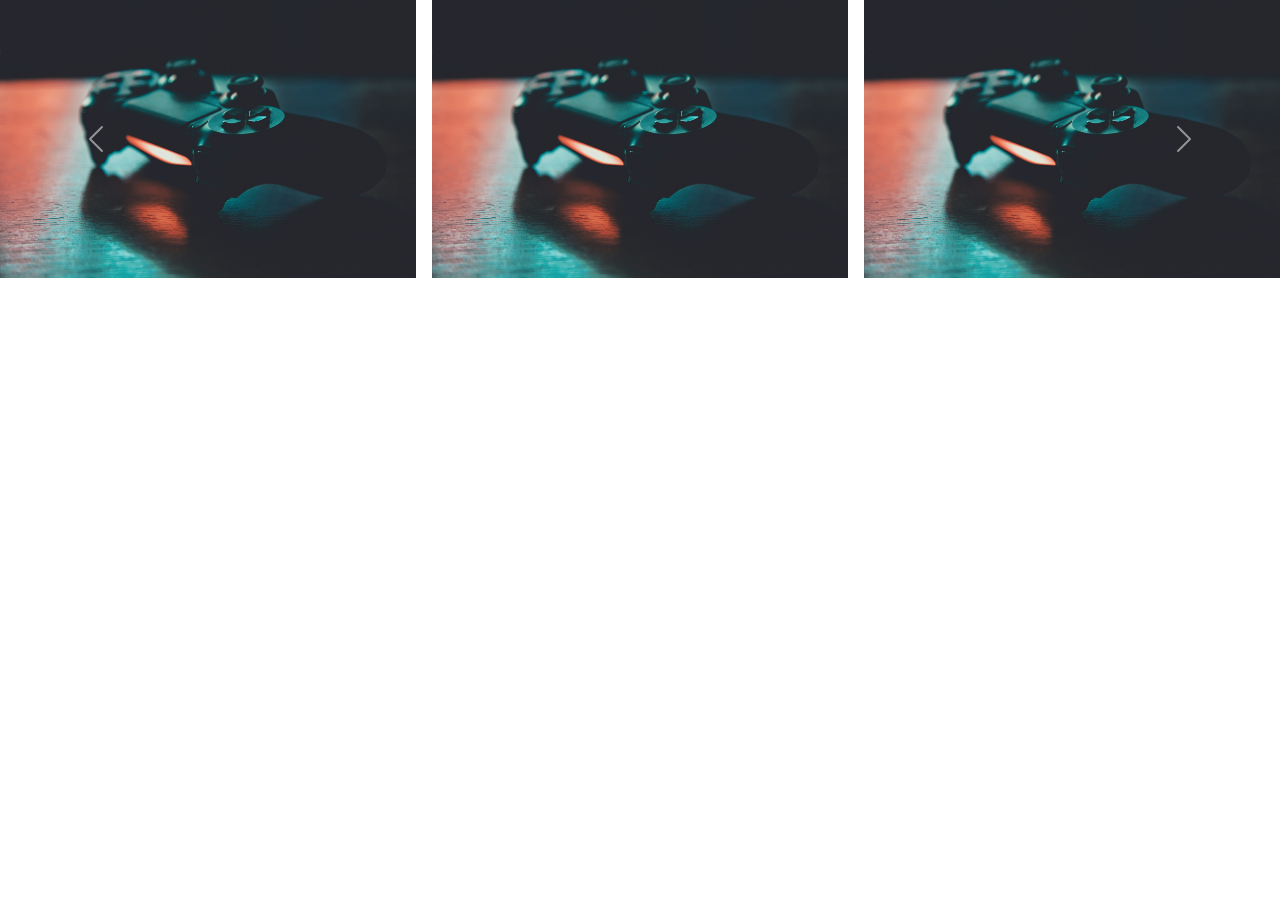
<file: test.html>
<!DOCTYPE html>
<html lang="en">
<head>
    <meta charset="UTF-8">
    <meta name="viewport" content="width=device-width, initial-scale=1.0">
    <title>Document</title>
    <link href="https://cdn.jsdelivr.net/npm/bootstrap@5.3.8/dist/css/bootstrap.min.css" rel="stylesheet" integrity="sha384-sRIl4kxILFvY47J16cr9ZwB07vP4J8+LH7qKQnuqkuIAvNWLzeN8tE5YBujZqJLB" crossorigin="anonymous">
</head>
<body>
   <div id="cvCarousel" class="carousel slide">
    <div class="carousel-inner">

        <!-- Eerste 3 foto's -->
        <div class="carousel-item active">
            <div class="row g-3">
                <div class="col-4">
                    <img src="img/alexey-savchenko-k4Akpt5-Sfk-unsplash_3_28.jpg" class="w-100" alt="Foto 1">
                </div>

                <div class="col-4">
                    <img src="img/alexey-savchenko-k4Akpt5-Sfk-unsplash_3_28.jpg" class="w-100" alt="Foto 2">
                </div>

                <div class="col-4">
                    <img src="img/alexey-savchenko-k4Akpt5-Sfk-unsplash_3_28.jpg" class="w-100" alt="Foto 3">
                </div>
            </div>
        </div>

        <!-- Volgende 3 foto's -->
        <div class="carousel-item">
            <div class="row g-3">
                <div class="col-4">
                    <img src="img/alexey-savchenko-k4Akpt5-Sfk-unsplash_3_28.jpg" class="w-100" alt="Foto 4">
                </div>

                <div class="col-4">
                    <img src="img/alexey-savchenko-k4Akpt5-Sfk-unsplash_3_28.jpg" class="w-100" alt="Foto 5">
                </div>

                <div class="col-4">
                    <img src="img/alexey-savchenko-k4Akpt5-Sfk-unsplash_3_28.jpg" class="w-100" alt="Foto 6">
                </div>
            </div>
        </div>

    </div>

    <button class="carousel-control-prev" type="button"
        data-bs-target="#cvCarousel" data-bs-slide="prev">
        <span class="carousel-control-prev-icon"></span>
    </button>

    <button class="carousel-control-next" type="button"
        data-bs-target="#cvCarousel" data-bs-slide="next">
        <span class="carousel-control-next-icon"></span>
    </button>
</div>
<script src="https://cdn.jsdelivr.net/npm/@popperjs/core@2.11.8/dist/umd/popper.min.js" integrity="sha384-I7E8VVD/ismYTF4hNIPjVp/Zjvgyol6VFvRkX/vR+Vc4jQkC+hVqc2pM8ODewa9r" crossorigin="anonymous"></script>
<script src="https://cdn.jsdelivr.net/npm/bootstrap@5.3.8/dist/js/bootstrap.min.js" integrity="sha384-G/EV+4j2dNv+tEPo3++6LCgdCROaejBqfUeNjuKAiuXbjrxilcCdDz6ZAVfHWe1Y" crossorigin="anonymous"></script>
</body>
</html>
</file>
<file: css/index.css>
body {
    margin: 0;
    padding: 0;
    font-family: 'roboto', sans-serif;
    color: #FFF;
    background-color: #222222;
    font-size: 1rem;
}


.navbar {
    background-color: #FF5A36;
}
.navbar a:hover{
    background-color: #f34923;
}
h1 {
    font-size: 3rem;
}
h2, h3, h4, h5 {
    font-size: 2rem;
}
.hero {
    background-image: url(../img/almas-salakhov-PSjJ6KXEW5c-unsplash.jpg);
    background-size: cover;
     background-position: center;
    background-repeat: no-repeat;
}
p a{
    color: #FF5A36;
    text-decoration: none;
}

.wiebenik img {
    height: 175px;
    width: auto;
    margin-bottom: 2rem;
    margin-left: 5rem;
}
.footer {
    clear: both;
}
.footer ul {
    list-style: none;
    padding: 0;
    margin: 0;
}
.footer li a {
    color:  #FF5A36;
    text-decoration: none;
}
.footer li a:hover {
    color: #FFF;
}
.footernaam {
    font-weight: bold;
    font-size: 1.5rem;
}
.footercopyright {
    font-weight: bolder;
    text-align: center;
}
.btn-primary {
    --bs-btn-bg: #222222;
    --bs-btn-border-color: #222222;

    --bs-btn-hover-bg: #f34923;
    --bs-btn-hover-border-color: #f34923;

}

.card {
    background-color: #FF5A36;
    color: white;
}
</file>
<file: css/contact.css>
body {
    margin: 0;
    padding: 0;
    font-family: 'roboto', sans-serif;
    color: #FFF;
    background-color: #222222;
    font-size: 1rem;
}

.navbar {
    background-color: #FF5A36;
}
.navbar a:hover{
    background-color: #f34923;
}

h1 {
    font-size: 3rem;
}
h2, h3, h4, h5{
    font-size: 2rem;
}
.card {
    background-color: #353535;
    margin: 0 auto;
    border-radius: 25px;
    border: 3px solid #FF5A36;
}
i {
    color: #FF5A36;
    font-size: 1.5rem;
    padding: 1rem;
}
a {
    text-decoration: none;
    color: #FFF;
}
a:hover {
    color: #FF5A36;
    font-size: 1.1rem;
}
.foto {
    border: 2px solid #FF5A36;
}
form {
    padding-top: 5rem;
    padding-bottom: 5rem;
    text-align: center;
}
label {
    display: inline-block;
    padding-bottom: 20px;
    font-weight: bold;
    padding: 1rem;
}
input, textarea {
    background-color: #353535;
    color: #FFF;
    border-radius: 0.5rem;
    border: #FF5A36 2px solid;
}
.footer {
    clear: both;
}
.footer ul {
    list-style: none;
    padding: 0;
    margin: 0;
}
.footer li a {
    color:  #FF5A36;
    text-decoration: none;
}
.footer li a:hover {
    color: #FFF;
}
.footernaam {
    font-weight: bold;
    font-size: 1.5rem;
}
.footercopyright {
    font-weight: bolder;
    text-align: center;
}
.carousel-item img {
    height: 400px;
    object-fit: cover;
}
</file>
<file: css/cv.css>
body {
    margin: 0;
    padding: 0;
    font-family: 'roboto', sans-serif;
    color: #FFF;
    background-color: #222222;
    font-size: 1rem;
}

.navbar {
    background-color: #FF5A36;
}
.navbar a:hover{
    background-color: #f34923;
}

h1 {
    font-size: 3rem;
}
h2, h3, h4, h5 {
    font-size: 2rem;
    text-align: center;
}
h4, h5 {
    font-size: 1rem;
    margin-top: 1rem;
}
.foto img {
    height: 175px;
    width: auto;
    margin-bottom: 1rem;
    padding-bottom: 1rem;
    
}
.link {
    text-decoration: none;
    color: #FF5A36;
}
.link:hover{
    color: #FFF;
}
.footer {
    clear: both;
}
.footer ul {
    list-style: none;
    padding: 0;
    margin: 0;
}
.footer li a {
    color:  #FF5A36;
    text-decoration: none;
}
.footer li a:hover {
    color: #FFF;
}
.footernaam {
    font-weight: bold;
    font-size: 1.5rem;
}
.footercopyright {
    font-weight: bolder;
    text-align: center;
}
.carousel-item img {
    height: 400px;
    object-fit: cover;
}
.eersteindicator {
    bottom: -50px;
}
</file>
<file: css/ervaring.css>
body {
    margin: 0;
    padding: 0;
    font-family: 'roboto', sans-serif;
    color: #FFF;
    background-color: #222222;
    font-size: 1rem;
}

.navbar {
    background-color: #FF5A36;
}
.navbar a:hover{
    background-color: #f34923;
}
h1 {
    font-size: 3rem;
}
h2{
    color: #FF5A36;
}
h3 {
    font-weight: bold;
}
.ervaring {
    width: 80%;
    background-color: #353535;
    padding: 30px;
    margin: 3rem auto;
    border-radius: 20px;
}
.ervaring img{
    width: 100%;
    height: 300px;
    border-radius: 20px;
    object-fit: cover;
}
.footer {
    clear: both;
}
.footer ul {
    list-style: none;
    padding: 0;
    margin: 0;
}
.footer li a {
    color:  #FF5A36;
    text-decoration: none;
}
.footer li a:hover {
    color: #FFF;
}
.footernaam {
    font-weight: bold;
    font-size: 1.5rem;
}
.footercopyright {
    font-weight: bolder;
    text-align: center;
}
</file>
<file: css/hobby.css>
body {
    margin: 0;
    padding: 0;
    font-family: 'roboto', sans-serif;
    color: #FFF;
    background-color: #222222;
    font-size: 1rem;
}

.navbar {
    background-color: #FF5A36;
}
.navbar a:hover{
    background-color: #f34923;
}

h1 {
    font-size: 3rem;
}
h2, h3, h4, h5 {
    font-size: 2rem;
    text-align: center;
}

table {
    margin: 0 auto;
    text-align: center;
    border-collapse: collapse;
    font-size: 1.5rem;
}
th {
    background-color: #FF5A36;
    padding: 15px;
    border: #FF5A36 2px solid;
    
}
td {
    border: #FF5A36 2px solid;
    padding: 15px;
}.footer {
    clear: both;
}
.footer ul {
    list-style: none;
    padding: 0;
    margin: 0;
}
.footer li a {
    color:  #FF5A36;
    text-decoration: none;
}
.footer li a:hover {
    color: #FFF;
}
.footernaam {
    font-weight: bold;
    font-size: 1.5rem;
}
.footercopyright {
    font-weight: bolder;
    text-align: center;
}
.carousel-item img {
    height: 400px;
    object-fit: cover;
    margin-bottom: 1rem;
}
</file>
